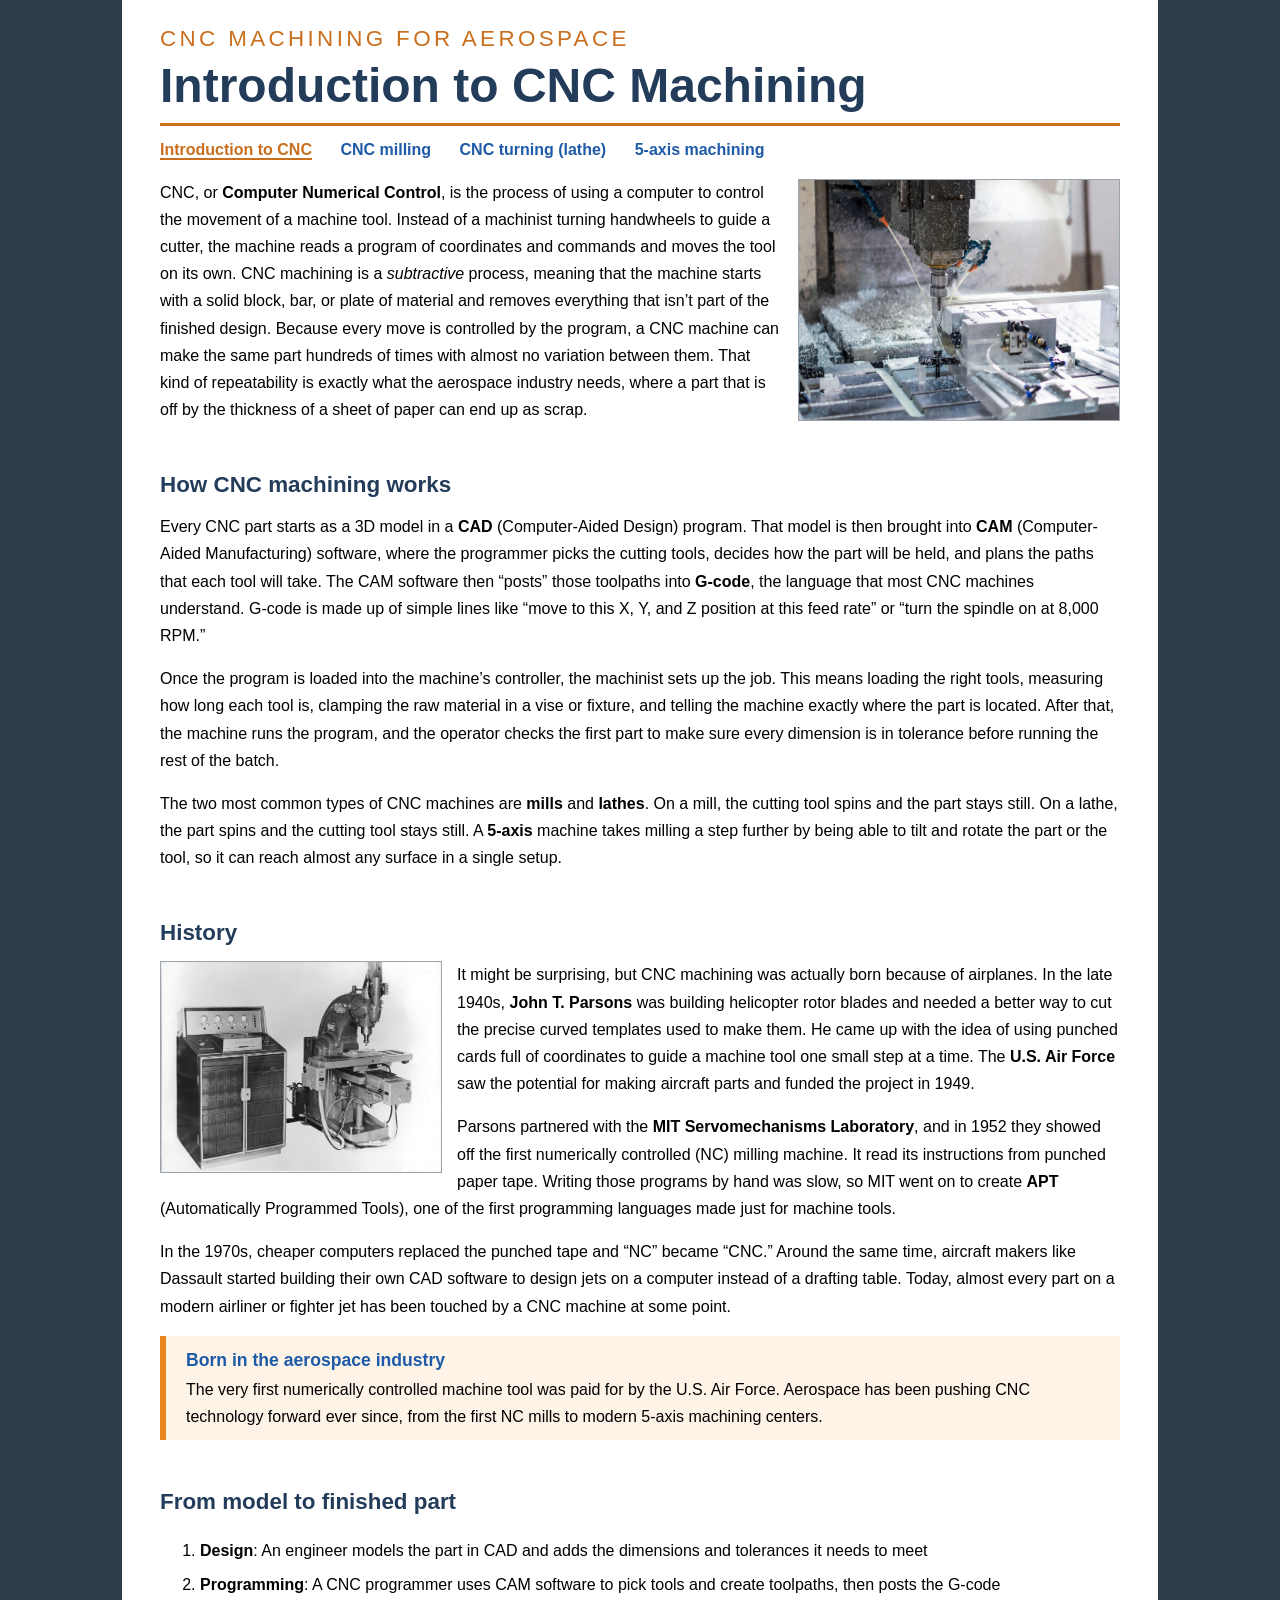
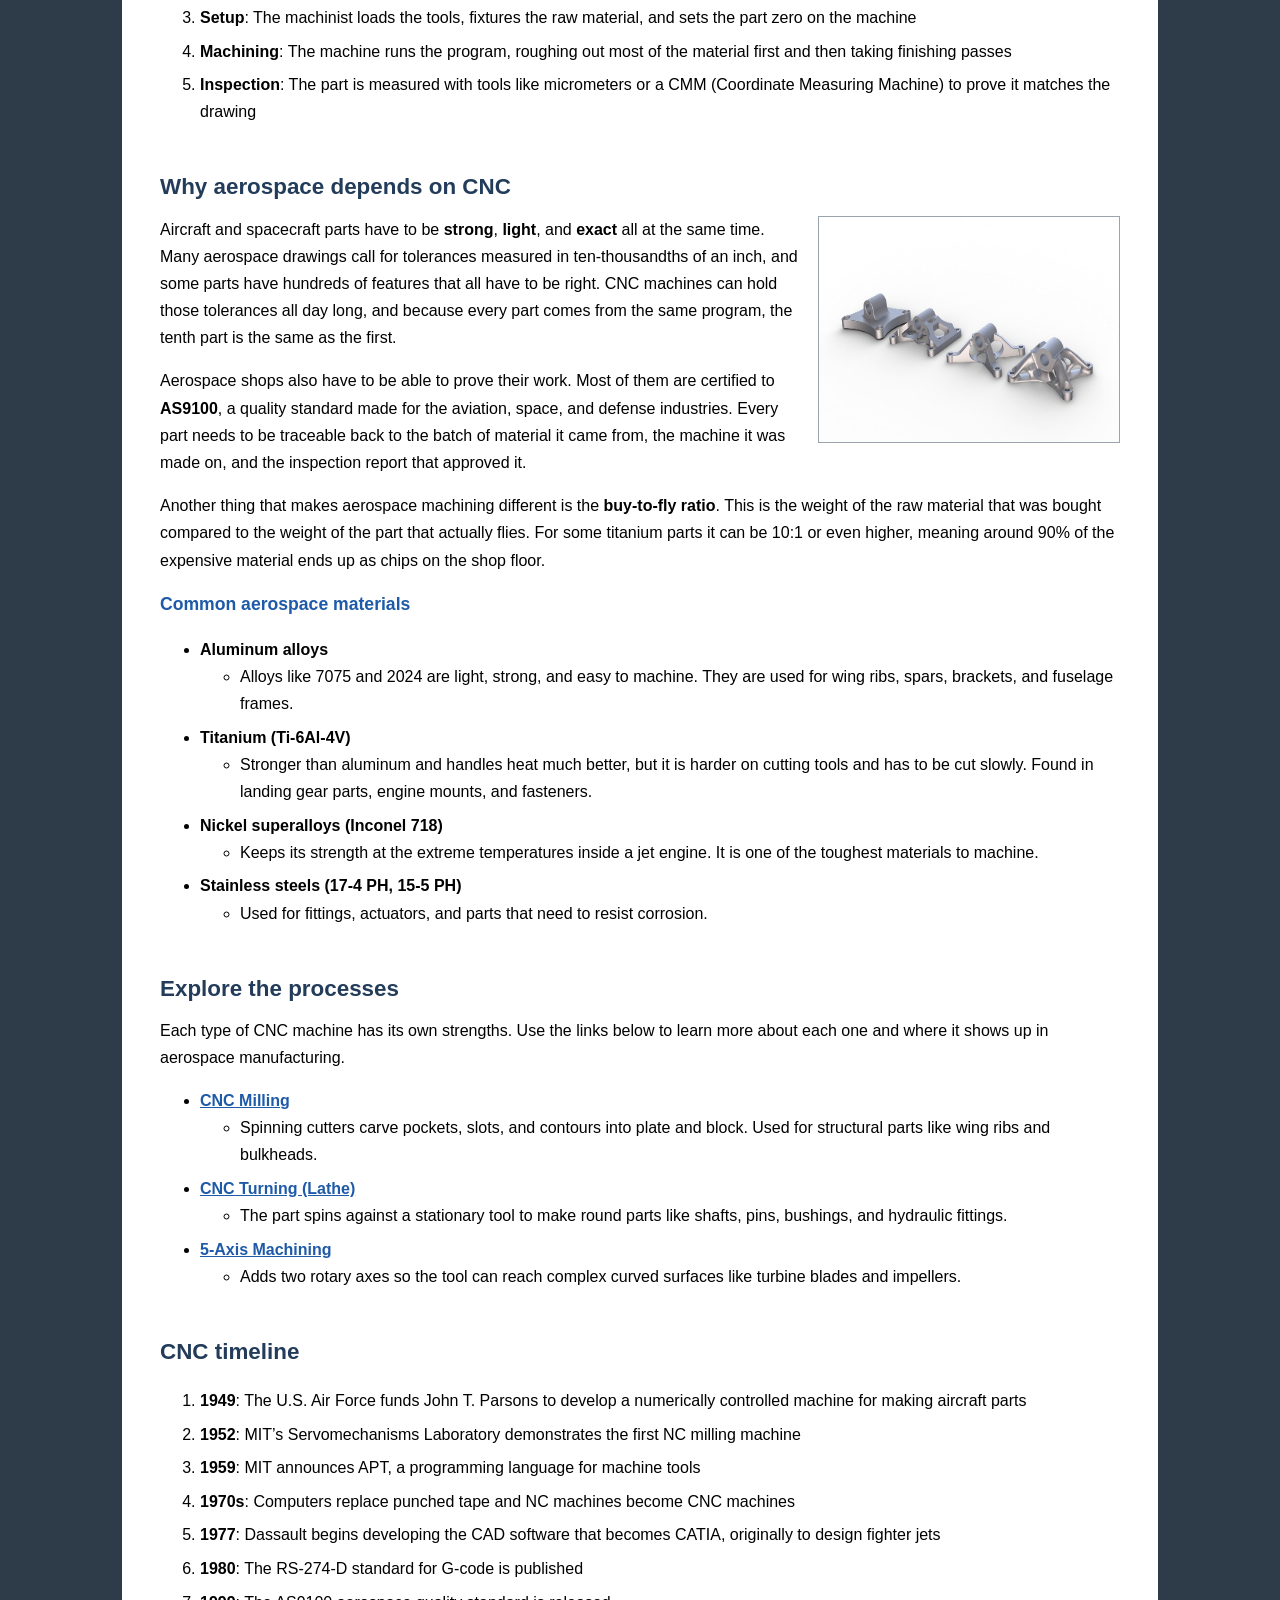
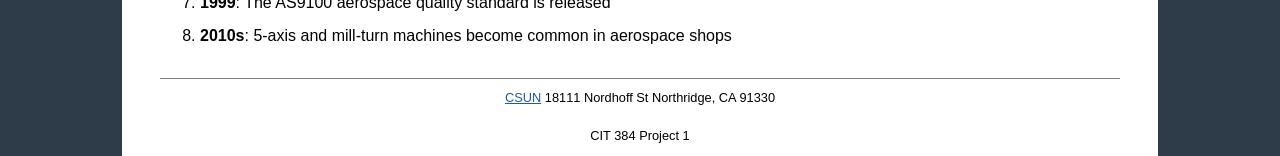
<file: index.html>
<!DOCTYPE html>
<!--
  CIT 384 - Project 1
  Home page: Introduction to CNC Machining

  MDN EXPLORATION SUMMARY (elements and attributes not covered in class)
  Elements:
    1. <slot>     - index.html, "Born in the aerospace industry" fact card
    2. <input>    - fiveaxis.html, "Request a 5-axis quote" form
    3. <textarea> - fiveaxis.html, "Request a 5-axis quote" form
  Attributes:
    1. name  - index.html (on the <slot>) and fiveaxis.html (on every form field)
    2. cols  - fiveaxis.html (on the <textarea>)
    3. alpha - fiveaxis.html (on the color <input>)
  Each one also has its own comment next to where it is used.
-->
<html lang="en">
  <head>
    <meta charset="utf-8" />
    <title>Introduction to CNC Machining</title>
    <link href="css/styles.css" rel="stylesheet" type="text/css" />
  </head>
  <body>
    <header role="banner">
      <h1>CNC Machining for Aerospace</h1>
      <h2>Introduction to CNC Machining</h2>
      <nav role="navigation">
        <ul>
          <li><a href="index.html" title="Introduction to CNC machining" class="current">Introduction to CNC</a></li>
          <li><a href="milling.html" title="CNC milling">CNC milling</a></li>
          <li><a href="turning.html" title="CNC turning">CNC turning (lathe)</a></li>
          <li><a href="fiveaxis.html" title="5-axis machining">5-axis machining</a></li>
        </ul>
      </nav>
    </header>
    <main role="main">
      <article role="article">
        <header>
          <p>
            <img
              src="images/cnc-machine.jpg"
              alt="A CNC machining center cutting an aluminum part"
              width="320"
              height="240"
              class="floatRight"
            />CNC, or <b>Computer Numerical Control</b>, is the process of using
            a computer to control the movement of a machine tool. Instead of a
            machinist turning handwheels to guide a cutter, the machine reads a
            program of coordinates and commands and moves the tool on its own.
            CNC machining is a <em>subtractive</em> process, meaning that the
            machine starts with a solid block, bar, or plate of material and
            removes everything that isn&rsquo;t part of the finished design.
            Because every move is controlled by the program, a CNC machine can
            make the same part hundreds of times with almost no variation
            between them. That kind of repeatability is exactly what the
            aerospace industry needs, where a part that is off by the thickness
            of a sheet of paper can end up as scrap.
          </p>
        </header>
        <section>
          <h3>How CNC machining works</h3>
          <p>
            Every CNC part starts as a 3D model in a <b>CAD</b> (Computer-Aided
            Design) program. That model is then brought into <b>CAM</b>
            (Computer-Aided Manufacturing) software, where the programmer picks
            the cutting tools, decides how the part will be held, and plans the
            paths that each tool will take. The CAM software then
            &ldquo;posts&rdquo; those toolpaths into <b>G-code</b>, the
            language that most CNC machines understand. G-code is made up of
            simple lines like &ldquo;move to this X, Y, and Z position at this
            feed rate&rdquo; or &ldquo;turn the spindle on at 8,000 RPM.&rdquo;
          </p>
          <p>
            Once the program is loaded into the machine&rsquo;s controller, the
            machinist sets up the job. This means loading the right tools,
            measuring how long each tool is, clamping the raw material in a
            vise or fixture, and telling the machine exactly where the part is
            located. After that, the machine runs the program, and the operator
            checks the first part to make sure every dimension is in tolerance
            before running the rest of the batch.
          </p>
          <p>
            The two most common types of CNC machines are <b>mills</b> and
            <b>lathes</b>. On a mill, the cutting tool spins and the part stays
            still. On a lathe, the part spins and the cutting tool stays still.
            A <b>5-axis</b> machine takes milling a step further by being able
            to tilt and rotate the part or the tool, so it can reach almost any
            surface in a single setup.
          </p>
        </section>
        <section>
          <h3>History</h3>
          <p>
            <img
              src="images/early-nc-machine.jpg"
              alt="An early numerically controlled milling machine"
              width="280"
              height="210"
              class="floatLeft"
            />It might be surprising, but CNC machining was actually born
            because of airplanes. In the late 1940s, <b>John T. Parsons</b>
            was building helicopter rotor blades and needed a better way to cut
            the precise curved templates used to make them. He came up with
            the idea of using punched cards full of coordinates to guide a
            machine tool one small step at a time. The <b>U.S. Air Force</b>
            saw the potential for making aircraft parts and funded the project
            in 1949.
          </p>
          <p>
            Parsons partnered with the <b>MIT Servomechanisms Laboratory</b>,
            and in 1952 they showed off the first numerically controlled (NC)
            milling machine. It read its instructions from punched paper tape.
            Writing those programs by hand was slow, so MIT went on to create
            <b>APT</b> (Automatically Programmed Tools), one of the first
            programming languages made just for machine tools.
          </p>
          <p>
            In the 1970s, cheaper computers replaced the punched tape and
            &ldquo;NC&rdquo; became &ldquo;CNC.&rdquo; Around the same time,
            aircraft makers like Dassault started building their own CAD
            software to design jets on a computer instead of a drafting table.
            Today, almost every part on a modern airliner or fighter jet has
            been touched by a CNC machine at some point.
          </p>
          <!--
            MDN EXPLORATION - ELEMENT: <slot>
            What: <slot> is part of the Web Components technology. It is a
            placeholder inside a shadow DOM that gets filled in with the
            content ("light DOM") that is placed inside the host element.
            Where: This "fact card" in the History section of index.html.
            How: The <template shadowrootmode="open"> builds a shadow DOM for
            the factCard div without needing any JavaScript. The template
            holds the frame and its own styles, and the two slots mark where
            my heading and paragraph get placed. If no heading is given, the
            slot shows its fallback text "Did you know?".

            MDN EXPLORATION - ATTRIBUTE: name (on <slot>)
            What: The name attribute gives a slot a name so content can be
            sent to that exact slot.
            Where: On the first <slot> below (name="cardTitle").
            How: The <h4> uses slot="cardTitle" to go into the named slot,
            and the <p> has no slot attribute so it goes into the unnamed
            (default) slot. I also use the name attribute on the form fields
            in fiveaxis.html.
          -->
          <div class="factCard">
            <template shadowrootmode="open">
              <style>
                .frame {
                  border-left: 6px solid #e8871e;
                  background-color: #fdf3e7;
                  padding: 10px 20px;
                }
                ::slotted(h4) {
                  margin: 0 0 5px 0;
                  color: #0d2b45;
                }
              </style>
              <div class="frame">
                <slot name="cardTitle"><h4>Did you know?</h4></slot>
                <slot></slot>
              </div>
            </template>
            <h4 slot="cardTitle">Born in the aerospace industry</h4>
            <p>
              The very first numerically controlled machine tool was paid for
              by the U.S. Air Force. Aerospace has been pushing CNC technology
              forward ever since, from the first NC mills to modern 5-axis
              machining centers.
            </p>
          </div>
        </section>
        <section>
          <h3>From model to finished part</h3>
          <ol>
            <li>
              <b>Design</b>: An engineer models the part in CAD and adds the
              dimensions and tolerances it needs to meet
            </li>
            <li>
              <b>Programming</b>: A CNC programmer uses CAM software to pick
              tools and create toolpaths, then posts the G-code
            </li>
            <li>
              <b>Setup</b>: The machinist loads the tools, fixtures the raw
              material, and sets the part zero on the machine
            </li>
            <li>
              <b>Machining</b>: The machine runs the program, roughing out
              most of the material first and then taking finishing passes
            </li>
            <li>
              <b>Inspection</b>: The part is measured with tools like
              micrometers or a CMM (Coordinate Measuring Machine) to prove it
              matches the drawing
            </li>
          </ol>
        </section>
        <section>
          <h3>Why aerospace depends on CNC</h3>
          <p>
            <img
              src="images/Brackets.jpg"
              alt="A machined aluminum aircraft bracket"
              width="300"
              height="225"
              class="floatRight"
            />Aircraft and spacecraft parts have to be <b>strong</b>,
            <b>light</b>, and <b>exact</b> all at the same time. Many aerospace
            drawings call for tolerances measured in ten-thousandths of an
            inch, and some parts have hundreds of features that all have to be
            right. CNC machines can hold those tolerances all day long, and
            because every part comes from the same program, the tenth part is
            the same as the first.
          </p>
          <p>
            Aerospace shops also have to be able to prove their work. Most of
            them are certified to <b>AS9100</b>, a quality standard made for
            the aviation, space, and defense industries. Every part needs to
            be traceable back to the batch of material it came from, the
            machine it was made on, and the inspection report that approved
            it.
          </p>
          <p>
            Another thing that makes aerospace machining different is the
            <b>buy-to-fly ratio</b>. This is the weight of the raw material
            that was bought compared to the weight of the part that actually
            flies. For some titanium parts it can be 10:1 or even higher,
            meaning around 90% of the expensive material ends up as chips on
            the shop floor.
          </p>
          <h4>Common aerospace materials</h4>
          <ul>
            <li>
              <b>Aluminum alloys</b>
              <ul>
                <li>
                  Alloys like 7075 and 2024 are light, strong, and easy to
                  machine. They are used for wing ribs, spars, brackets, and
                  fuselage frames.
                </li>
              </ul>
            </li>
            <li>
              <b>Titanium (Ti-6Al-4V)</b>
              <ul>
                <li>
                  Stronger than aluminum and handles heat much better, but it
                  is harder on cutting tools and has to be cut slowly. Found
                  in landing gear parts, engine mounts, and fasteners.
                </li>
              </ul>
            </li>
            <li>
              <b>Nickel superalloys (Inconel 718)</b>
              <ul>
                <li>
                  Keeps its strength at the extreme temperatures inside a jet
                  engine. It is one of the toughest materials to machine.
                </li>
              </ul>
            </li>
            <li>
              <b>Stainless steels (17-4 PH, 15-5 PH)</b>
              <ul>
                <li>
                  Used for fittings, actuators, and parts that need to resist
                  corrosion.
                </li>
              </ul>
            </li>
          </ul>
        </section>
        <section>
          <h3>Explore the processes</h3>
          <p>
            Each type of CNC machine has its own strengths. Use the links
            below to learn more about each one and where it shows up in
            aerospace manufacturing.
          </p>
          <ul>
            <li>
              <a href="milling.html" title="CNC milling"><b>CNC Milling</b></a>
              <ul>
                <li>
                  Spinning cutters carve pockets, slots, and contours into
                  plate and block. Used for structural parts like wing ribs
                  and bulkheads.
                </li>
              </ul>
            </li>
            <li>
              <a href="turning.html" title="CNC turning"
                ><b>CNC Turning (Lathe)</b></a
              >
              <ul>
                <li>
                  The part spins against a stationary tool to make round
                  parts like shafts, pins, bushings, and hydraulic fittings.
                </li>
              </ul>
            </li>
            <li>
              <a href="fiveaxis.html" title="5-axis machining"
                ><b>5-Axis Machining</b></a
              >
              <ul>
                <li>
                  Adds two rotary axes so the tool can reach complex curved
                  surfaces like turbine blades and impellers.
                </li>
              </ul>
            </li>
          </ul>
        </section>
        <section>
          <h3>CNC timeline</h3>
          <ol>
            <li>
              <b>1949</b>: The U.S. Air Force funds John T. Parsons to develop
              a numerically controlled machine for making aircraft parts
            </li>
            <li>
              <b>1952</b>: MIT&rsquo;s Servomechanisms Laboratory demonstrates
              the first NC milling machine
            </li>
            <li>
              <b>1959</b>: MIT announces APT, a programming language for
              machine tools
            </li>
            <li>
              <b>1970s</b>: Computers replace punched tape and NC machines
              become CNC machines
            </li>
            <li>
              <b>1977</b>: Dassault begins developing the CAD software that
              becomes CATIA, originally to design fighter jets
            </li>
            <li>
              <b>1980</b>: The RS-274-D standard for G-code is published
            </li>
            <li>
              <b>1999</b>: The AS9100 aerospace quality standard is released
            </li>
            <li>
              <b>2010s</b>: 5-axis and mill-turn machines become common in
              aerospace shops
            </li>
          </ol>
        </section>
      </article>
    </main>
    <footer role="contentinfo">
      <p>
        <a href="https://www.csun.edu" title="CSUN Website" target="_blank" rel="noopener noreferrer">CSUN</a>
        18111 Nordhoff St Northridge, CA 91330
      </p>
      <p>CIT 384 Project 1</p>
    </footer>
  </body>
</html>
</file>
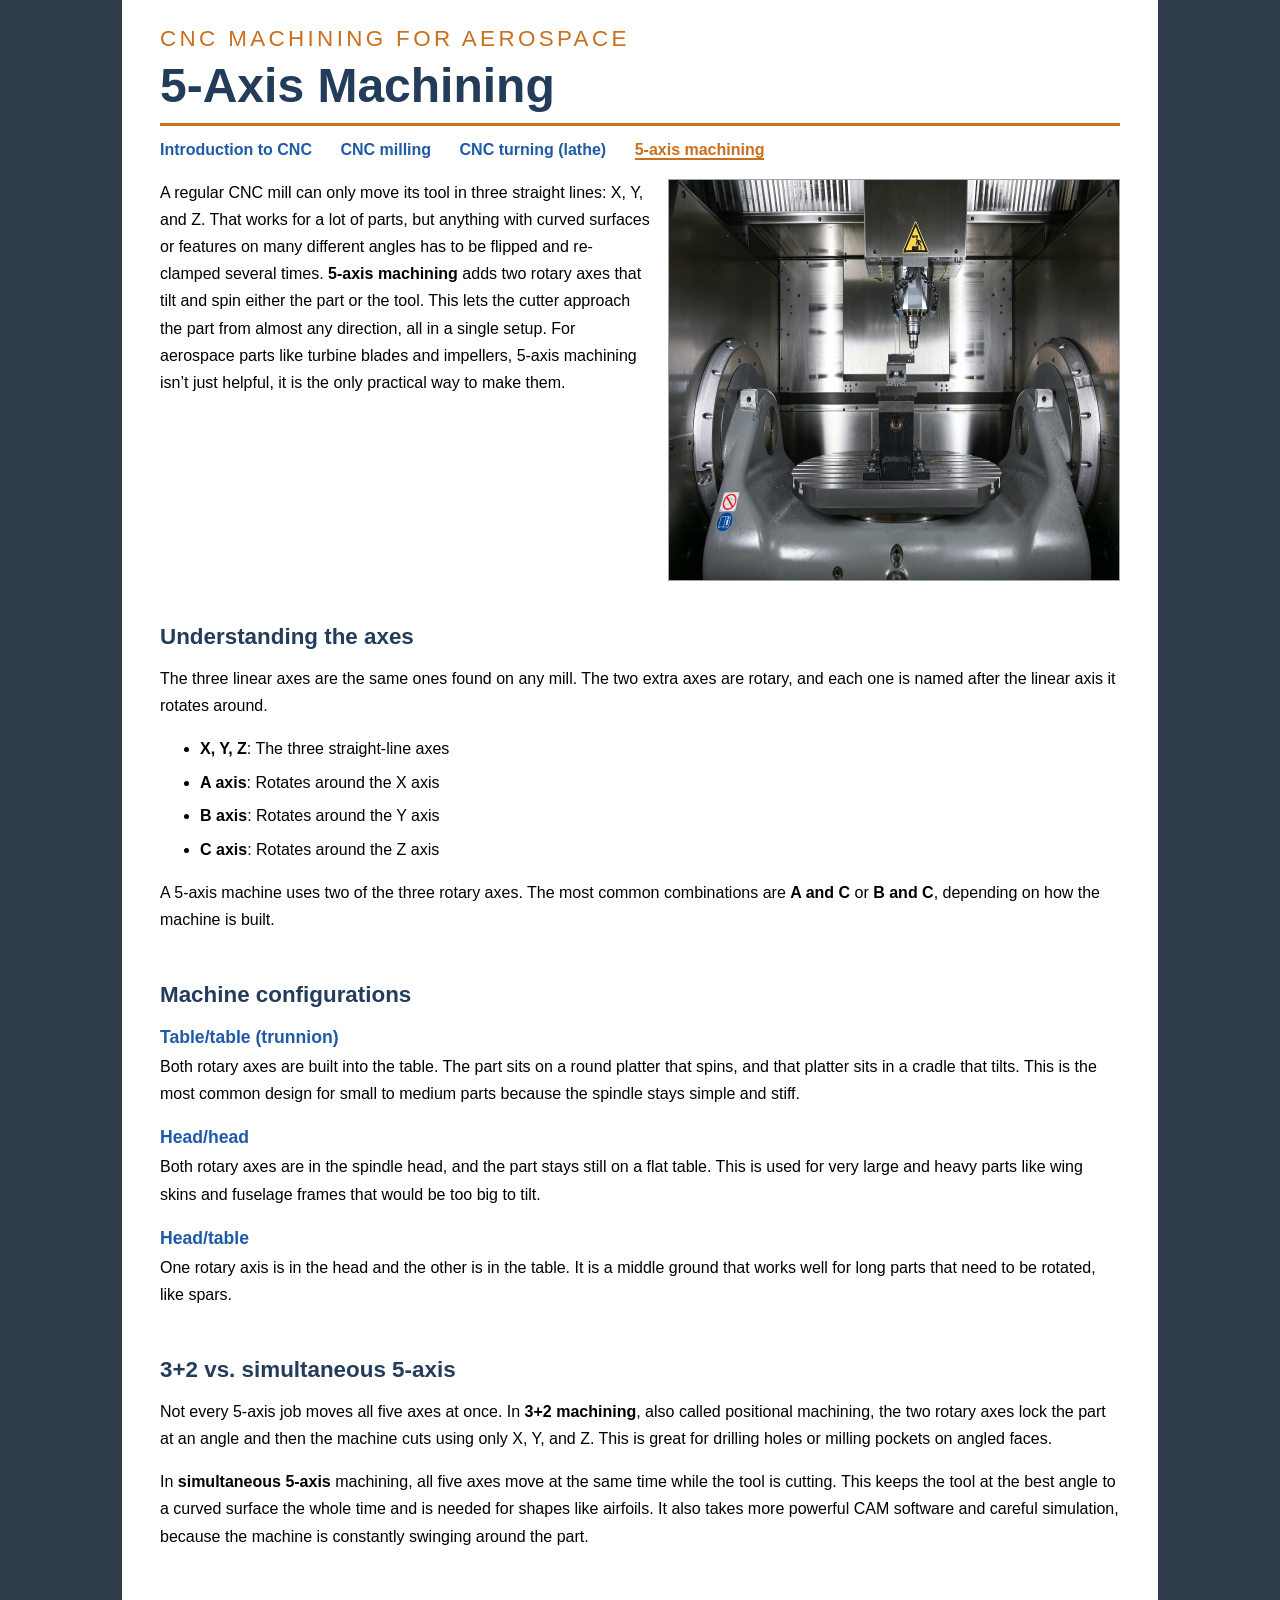
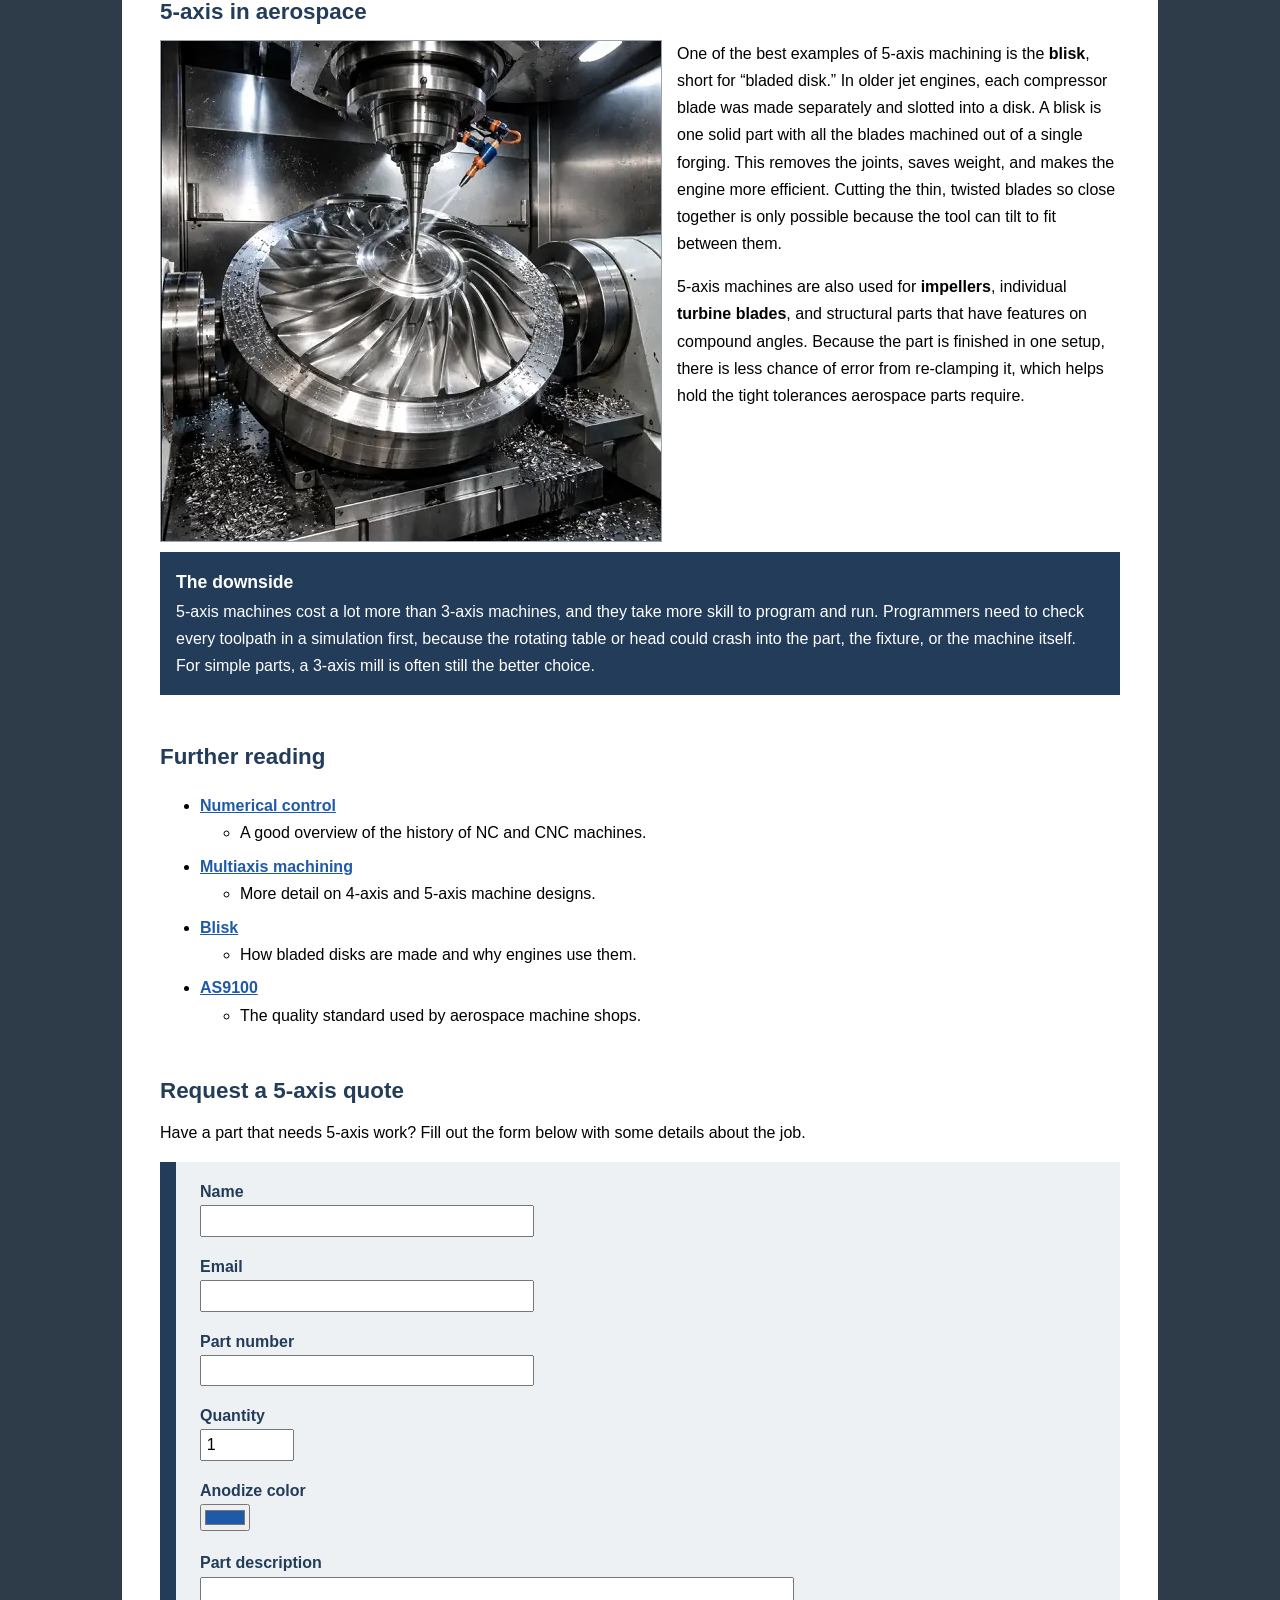
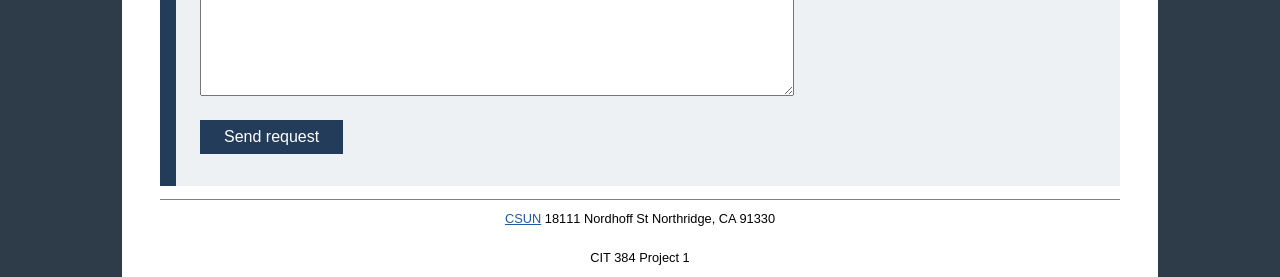
<file: fiveaxis.html>
<!DOCTYPE html>
<!--
  CIT 384 - Project 1
  5-Axis Machining page
-->
<html lang="en">
  <head>
    <meta charset="utf-8" />
    <title>5-Axis Machining</title>
    <link href="css/styles.css" rel="stylesheet" type="text/css" />
  </head>
  <body>
    <header role="banner">
      <h1>CNC Machining for Aerospace</h1>
      <h2>5-Axis Machining</h2>
      <nav role="navigation">
        <ul>
          <li><a href="index.html" title="Introduction to CNC machining">Introduction to CNC</a></li>
          <li><a href="milling.html" title="CNC milling">CNC milling</a></li>
          <li><a href="turning.html" title="CNC turning">CNC turning (lathe)</a></li>
          <li><a href="fiveaxis.html" title="5-axis machining" class="current">5-axis machining</a></li>
        </ul>
      </nav>
    </header>
    <main role="main">
      <article role="article">
        <header>
          <p>
            <img
              src="images/five-axis.jpg"
              alt="A 5-axis machining center with a tilting trunnion table"
              width="450"
              height="400"
              class="floatRight"
            />A regular CNC mill can only move its tool in three straight
            lines: X, Y, and Z. That works for a lot of parts, but anything
            with curved surfaces or features on many different angles has to
            be flipped and re-clamped several times. <b>5-axis machining</b>
            adds two rotary axes that tilt and spin either the part or the
            tool. This lets the cutter approach the part from almost any
            direction, all in a single setup. For aerospace parts like turbine
            blades and impellers, 5-axis machining isn&rsquo;t just helpful,
            it is the only practical way to make them.
          </p>
        </header>
        <section>
          <h3>Understanding the axes</h3>
          <p>
            The three linear axes are the same ones found on any mill. The
            two extra axes are rotary, and each one is named after the linear
            axis it rotates around.
          </p>
          <ul>
            <li><b>X, Y, Z</b>: The three straight-line axes</li>
            <li><b>A axis</b>: Rotates around the X axis</li>
            <li><b>B axis</b>: Rotates around the Y axis</li>
            <li><b>C axis</b>: Rotates around the Z axis</li>
          </ul>
          <p>
            A 5-axis machine uses two of the three rotary axes. The most common
            combinations are <b>A and C</b> or <b>B and C</b>, depending on how
            the machine is built.
          </p>
        </section>
        <section>
          <h3>Machine configurations</h3>
          <h4>Table/table (trunnion)</h4>
          <p>
            Both rotary axes are built into the table. The part sits on a
            round platter that spins, and that platter sits in a cradle that
            tilts. This is the most common design for small to medium parts
            because the spindle stays simple and stiff.
          </p>
          <h4>Head/head</h4>
          <p>
            Both rotary axes are in the spindle head, and the part stays still
            on a flat table. This is used for very large and heavy parts like
            wing skins and fuselage frames that would be too big to tilt.
          </p>
          <h4>Head/table</h4>
          <p>
            One rotary axis is in the head and the other is in the table. It
            is a middle ground that works well for long parts that need to be
            rotated, like spars.
          </p>
        </section>
        <section>
          <h3>3+2 vs. simultaneous 5-axis</h3>
          <p>
            Not every 5-axis job moves all five axes at once. In
            <b>3+2 machining</b>, also called positional machining, the two
            rotary axes lock the part at an angle and then the machine cuts
            using only X, Y, and Z. This is great for drilling holes or milling
            pockets on angled faces.
          </p>
          <p>
            In <b>simultaneous 5-axis</b> machining, all five axes move at the
            same time while the tool is cutting. This keeps the tool at the
            best angle to a curved surface the whole time and is needed for
            shapes like airfoils. It also takes more powerful CAM software and
            careful simulation, because the machine is constantly swinging
            around the part.
          </p>
        </section>
        <section>
          <h3>5-axis in aerospace</h3>
          <p>
            <img
              src="images/blisk.jpg"
              alt="A titanium blisk machined on a 5-axis machine"
              width="500"
              height="500"
              class="floatLeft"
            />One of the best examples of 5-axis machining is the
            <b>blisk</b>, short for &ldquo;bladed disk.&rdquo; In older jet
            engines, each compressor blade was made separately and slotted
            into a disk. A blisk is one solid part with all the blades machined
            out of a single forging. This removes the joints, saves weight, and
            makes the engine more efficient. Cutting the thin, twisted blades
            so close together is only possible because the tool can tilt to
            fit between them.
          </p>
          <p>
            5-axis machines are also used for <b>impellers</b>, individual
            <b>turbine blades</b>, and structural parts that have features on
            compound angles. Because the part is finished in one setup, there
            is less chance of error from re-clamping it, which helps hold the
            tight tolerances aerospace parts require.
          </p>
          <aside role="complementary">
            <h4>The downside</h4>
            <p>
              5-axis machines cost a lot more than 3-axis machines, and they
              take more skill to program and run. Programmers need to check
              every toolpath in a simulation first, because the rotating table
              or head could crash into the part, the fixture, or the machine
              itself. For simple parts, a 3-axis mill is often still the better
              choice.
            </p>
          </aside>
        </section>
        <section>
          <h3>Further reading</h3>
          <ul>
            <li>
              <a
                href="https://en.wikipedia.org/wiki/Numerical_control"
                title="Numerical control on Wikipedia"
                target="_blank"
                rel="noopener noreferrer"
                ><b>Numerical control</b></a
              >
              <ul>
                <li>
                  A good overview of the history of NC and CNC machines.
                </li>
              </ul>
            </li>
            <li>
              <a
                href="https://en.wikipedia.org/wiki/Multiaxis_machining"
                title="Multiaxis machining on Wikipedia"
                target="_blank"
                rel="noopener noreferrer"
                ><b>Multiaxis machining</b></a
              >
              <ul>
                <li>More detail on 4-axis and 5-axis machine designs.</li>
              </ul>
            </li>
            <li>
              <a
                href="https://en.wikipedia.org/wiki/Blisk"
                title="Blisk on Wikipedia"
                target="_blank"
                rel="noopener noreferrer"
                ><b>Blisk</b></a
              >
              <ul>
                <li>How bladed disks are made and why engines use them.</li>
              </ul>
            </li>
            <li>
              <a
                href="https://en.wikipedia.org/wiki/AS9100"
                title="AS9100 on Wikipedia"
                target="_blank"
                rel="noopener noreferrer"
                ><b>AS9100</b></a
              >
              <ul>
                <li>The quality standard used by aerospace machine shops.</li>
              </ul>
            </li>
          </ul>
        </section>
        <section>
          <h3>Request a 5-axis quote</h3>
          <p>
            Have a part that needs 5-axis work? Fill out the form below with
            some details about the job.
          </p>
          <!--
            MDN EXPLORATION - ELEMENT: <input>
            What: <input> creates an interactive control that lets the user
            enter data. The type attribute decides what kind of control it
            is (text box, email, number, color picker, button, etc.).
            Where: Every field in this quote form, including the submit
            button at the bottom.
            How: I use type="text" for the name and part number,
            type="email" for the email, type="number" for the quantity,
            type="color" for the finish color, and type="submit" for the
            button.

            MDN EXPLORATION - ATTRIBUTE: name
            What: The name attribute gives a form control a name. When the
            form is submitted, the data is sent as name=value pairs.
            Where: On every <input> and the <textarea> in this form.
            How: Names like "customerName" and "partDescription" label each
            piece of data so it can be identified after the form is sent.
            (I also use name on the <slot> element in index.html.)
          -->
          <form action="#" method="get" class="quoteForm">
            <p>
              <label for="customerName">Name</label>
              <input type="text" id="customerName" name="customerName" required />
            </p>
            <p>
              <label for="customerEmail">Email</label>
              <input type="email" id="customerEmail" name="customerEmail" required />
            </p>
            <p>
              <label for="partNumber">Part number</label>
              <input type="text" id="partNumber" name="partNumber" />
            </p>
            <p>
              <label for="quantity">Quantity</label>
              <input type="number" id="quantity" name="quantity" min="1" value="1" />
            </p>
            <!--
              MDN EXPLORATION - ATTRIBUTE: alpha
              What: alpha is a boolean attribute for <input type="color">.
              When it is added, the color picker also lets the user pick an
              opacity (alpha channel) along with the color.
              Where: On the "Anodize color" input below.
              How: Customers pick the dye color for anodized aluminum parts,
              and the opacity lets them ask for a lighter, see-through tint.
              Note: alpha is a newer attribute, so browsers that don't
              support it yet just show the normal color picker.
            -->
            <p>
              <label for="anodizeColor">Anodize color</label>
              <input type="color" id="anodizeColor" name="anodizeColor" value="#1e5aa8" alpha />
            </p>
            <!--
              MDN EXPLORATION - ELEMENT: <textarea>
              What: <textarea> is a multi-line plain text box. Unlike a text
              <input>, it lets the user type several lines and paragraphs.
              Where: The "Part description" field below.
              How: Customers use it to describe the material, tolerances,
              and anything else about their part.

              MDN EXPLORATION - ATTRIBUTE: cols
              What: cols sets the visible width of a <textarea> measured in
              average character widths. The default is 20.
              Where: On the <textarea> below (cols="60").
              How: I set it to 60 so the box is wide enough to type a full
              sentence without wrapping too early. I did not set a CSS width
              on the textarea so that cols controls its size.
            -->
            <p>
              <label for="partDescription">Part description</label>
              <textarea id="partDescription" name="partDescription" cols="60" rows="6"></textarea>
            </p>
            <p>
              <input type="submit" value="Send request" />
            </p>
          </form>
        </section>
      </article>
    </main>
    <footer role="contentinfo">
      <p>
        <a href="https://www.csun.edu" title="CSUN Website" target="_blank" rel="noopener noreferrer">CSUN</a>
        18111 Nordhoff St Northridge, CA 91330
      </p>
      <p>CIT 384 Project 1</p>
    </footer>
  </body>
</html>
</file>
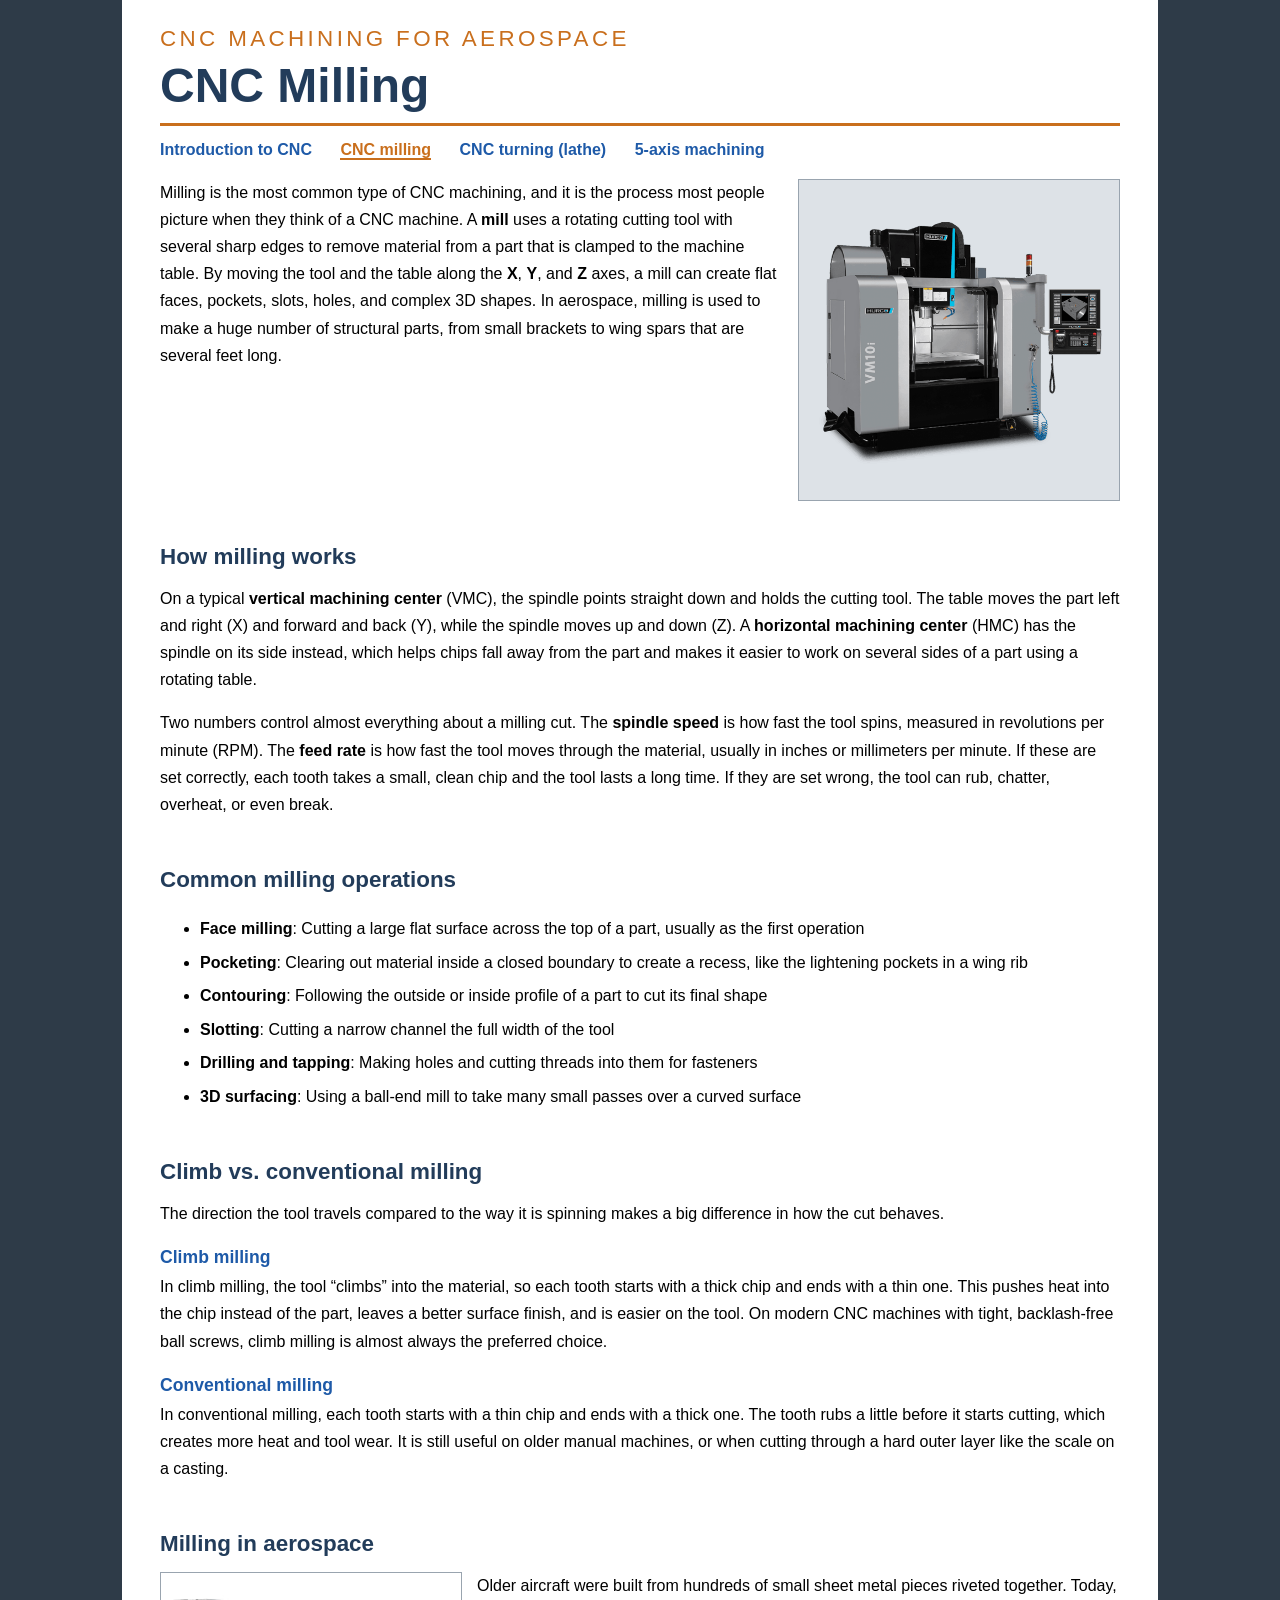
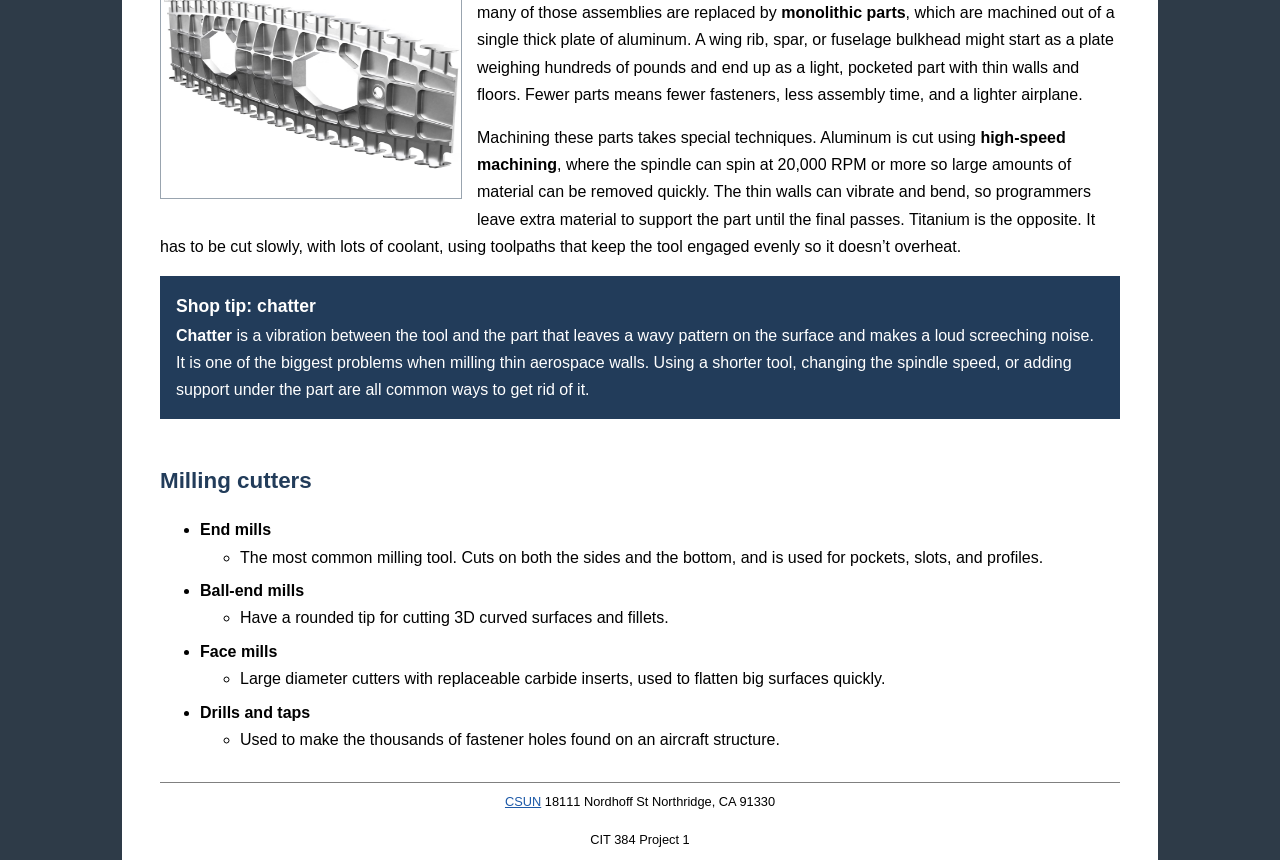
<file: milling.html>
<!DOCTYPE html>
<!--
  CIT 384 - Project 1
  CNC Milling page
-->
<html lang="en">
  <head>
    <meta charset="utf-8" />
    <title>CNC Milling</title>
    <link href="css/styles.css" rel="stylesheet" type="text/css" />
  </head>
  <body>
    <header role="banner">
      <h1>CNC Machining for Aerospace</h1>
      <h2>CNC Milling</h2>
      <nav role="navigation">
        <ul>
          <li><a href="index.html" title="Introduction to CNC machining">Introduction to CNC</a></li>
          <li><a href="milling.html" title="CNC milling" class="current">CNC milling</a></li>
          <li><a href="turning.html" title="CNC turning">CNC turning (lathe)</a></li>
          <li><a href="fiveaxis.html" title="5-axis machining">5-axis machining</a></li>
        </ul>
      </nav>
    </header>
    <main role="main">
      <article role="article">
        <header>
          <p>
            <img
              src="images/cnc-mill.jpg"
              alt="A vertical CNC milling machine with its doors open"
              width="320"
              height="320"
              class="floatRight"
            />Milling is the most common type of CNC machining, and it is the
            process most people picture when they think of a CNC machine. A
            <b>mill</b> uses a rotating cutting tool with several sharp edges
            to remove material from a part that is clamped to the machine
            table. By moving the tool and the table along the <b>X</b>,
            <b>Y</b>, and <b>Z</b> axes, a mill can create flat faces, pockets,
            slots, holes, and complex 3D shapes. In aerospace, milling is used
            to make a huge number of structural parts, from small brackets to
            wing spars that are several feet long.
          </p>
        </header>
        <section>
          <h3>How milling works</h3>
          <p>
            On a typical <b>vertical machining center</b> (VMC), the spindle
            points straight down and holds the cutting tool. The table moves
            the part left and right (X) and forward and back (Y), while the
            spindle moves up and down (Z). A <b>horizontal machining center</b>
            (HMC) has the spindle on its side instead, which helps chips fall
            away from the part and makes it easier to work on several sides
            of a part using a rotating table.
          </p>
          <p>
            Two numbers control almost everything about a milling cut. The
            <b>spindle speed</b> is how fast the tool spins, measured in
            revolutions per minute (RPM). The <b>feed rate</b> is how fast the
            tool moves through the material, usually in inches or millimeters
            per minute. If these are set correctly, each tooth takes a small,
            clean chip and the tool lasts a long time. If they are set wrong,
            the tool can rub, chatter, overheat, or even break.
          </p>
        </section>
        <section>
          <h3>Common milling operations</h3>
          <ul>
            <li>
              <b>Face milling</b>: Cutting a large flat surface across the top
              of a part, usually as the first operation
            </li>
            <li>
              <b>Pocketing</b>: Clearing out material inside a closed boundary
              to create a recess, like the lightening pockets in a wing rib
            </li>
            <li>
              <b>Contouring</b>: Following the outside or inside profile of a
              part to cut its final shape
            </li>
            <li>
              <b>Slotting</b>: Cutting a narrow channel the full width of the
              tool
            </li>
            <li>
              <b>Drilling and tapping</b>: Making holes and cutting threads
              into them for fasteners
            </li>
            <li>
              <b>3D surfacing</b>: Using a ball-end mill to take many small
              passes over a curved surface
            </li>
          </ul>
        </section>
        <section>
          <h3>Climb vs. conventional milling</h3>
          <p>
            The direction the tool travels compared to the way it is spinning
            makes a big difference in how the cut behaves.
          </p>
          <h4>Climb milling</h4>
          <p>
            In climb milling, the tool &ldquo;climbs&rdquo; into the material,
            so each tooth starts with a thick chip and ends with a thin one.
            This pushes heat into the chip instead of the part, leaves a better
            surface finish, and is easier on the tool. On modern CNC machines
            with tight, backlash-free ball screws, climb milling is almost
            always the preferred choice.
          </p>
          <h4>Conventional milling</h4>
          <p>
            In conventional milling, each tooth starts with a thin chip and
            ends with a thick one. The tooth rubs a little before it starts
            cutting, which creates more heat and tool wear. It is still useful
            on older manual machines, or when cutting through a hard outer
            layer like the scale on a casting.
          </p>
        </section>
        <section>
          <h3>Milling in aerospace</h3>
          <p>
            <img
              src="images/wing-rib.jpg"
              alt="A machined aluminum wing rib with lightening pockets"
              width="300"
              height="225"
              class="floatLeft"
            />Older aircraft were built from hundreds of small sheet metal
            pieces riveted together. Today, many of those assemblies are
            replaced by <b>monolithic parts</b>, which are machined out of a
            single thick plate of aluminum. A wing rib, spar, or fuselage
            bulkhead might start as a plate weighing hundreds of pounds and
            end up as a light, pocketed part with thin walls and floors. Fewer
            parts means fewer fasteners, less assembly time, and a lighter
            airplane.
          </p>
          <p>
            Machining these parts takes special techniques. Aluminum is cut
            using <b>high-speed machining</b>, where the spindle can spin at
            20,000 RPM or more so large amounts of material can be removed
            quickly. The thin walls can vibrate and bend, so programmers leave
            extra material to support the part until the final passes.
            Titanium is the opposite. It has to be cut slowly, with lots of
            coolant, using toolpaths that keep the tool engaged evenly so it
            doesn&rsquo;t overheat.
          </p>
          <aside role="complementary">
            <h4>Shop tip: chatter</h4>
            <p>
              <b>Chatter</b> is a vibration between the tool and the part that
              leaves a wavy pattern on the surface and makes a loud screeching
              noise. It is one of the biggest problems when milling thin
              aerospace walls. Using a shorter tool, changing the spindle
              speed, or adding support under the part are all common ways to
              get rid of it.
            </p>
          </aside>
        </section>
        <section>
          <h3>Milling cutters</h3>
          <ul>
            <li>
              <b>End mills</b>
              <ul>
                <li>
                  The most common milling tool. Cuts on both the sides and the
                  bottom, and is used for pockets, slots, and profiles.
                </li>
              </ul>
            </li>
            <li>
              <b>Ball-end mills</b>
              <ul>
                <li>
                  Have a rounded tip for cutting 3D curved surfaces and
                  fillets.
                </li>
              </ul>
            </li>
            <li>
              <b>Face mills</b>
              <ul>
                <li>
                  Large diameter cutters with replaceable carbide inserts,
                  used to flatten big surfaces quickly.
                </li>
              </ul>
            </li>
            <li>
              <b>Drills and taps</b>
              <ul>
                <li>
                  Used to make the thousands of fastener holes found on an
                  aircraft structure.
                </li>
              </ul>
            </li>
          </ul>
        </section>
      </article>
    </main>
    <footer role="contentinfo">
      <p>
        <a href="https://www.csun.edu" title="CSUN Website" target="_blank" rel="noopener noreferrer">CSUN</a>
        18111 Nordhoff St Northridge, CA 91330
      </p>
      <p>CIT 384 Project 1</p>
    </footer>
  </body>
</html>
</file>
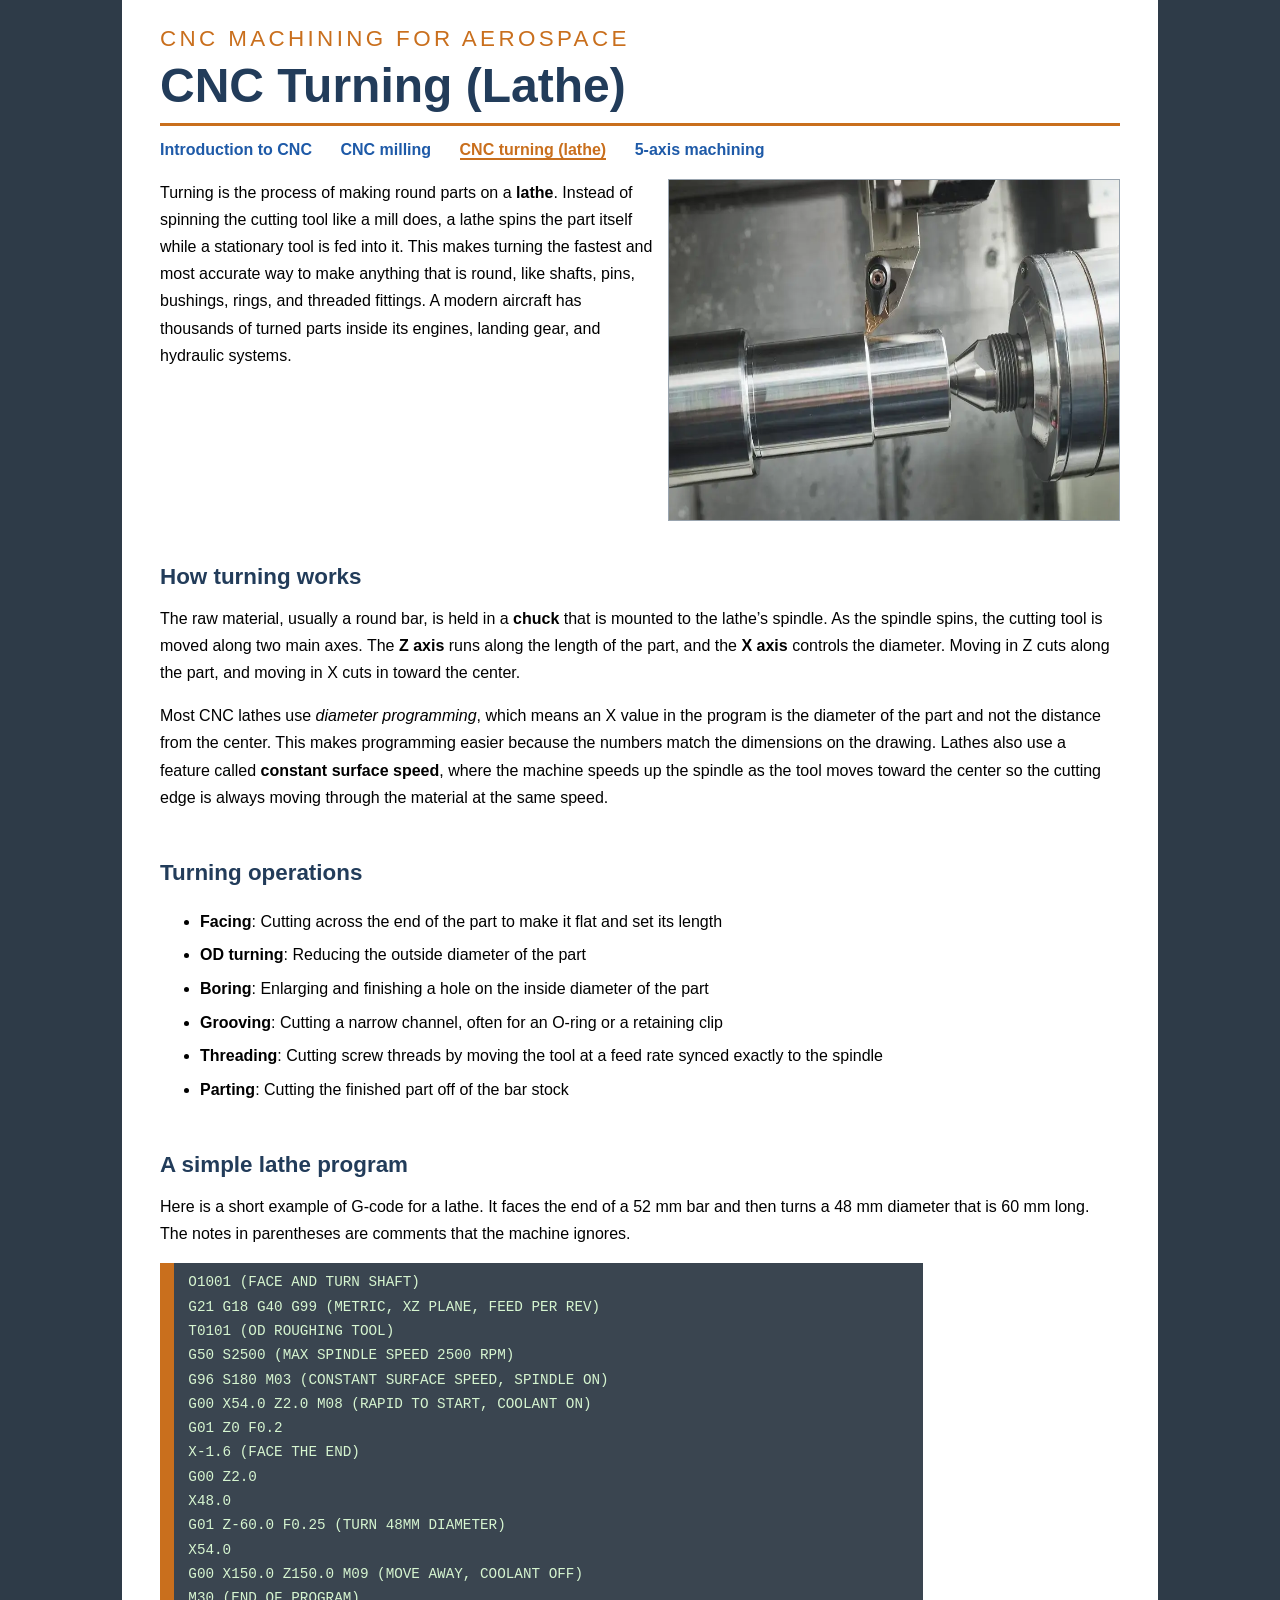
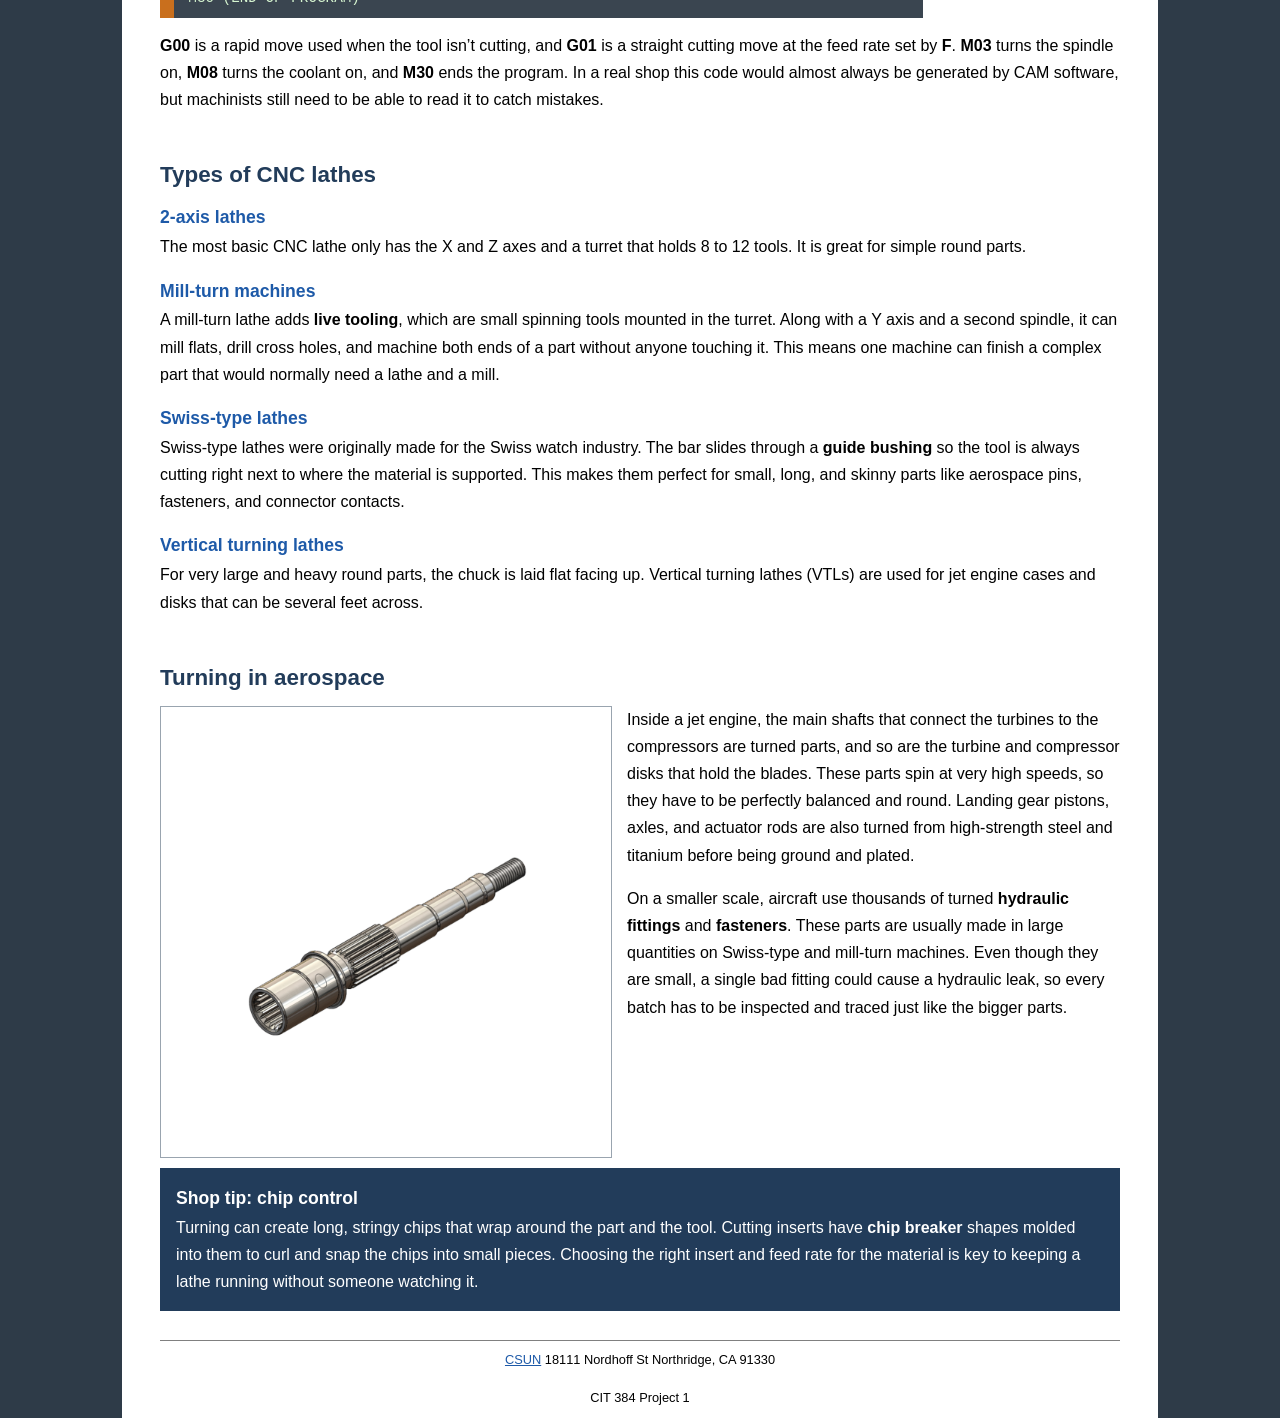
<file: turning.html>
<!DOCTYPE html>
<!--
  CIT 384 - Project 1
  CNC Turning (lathe) page
-->
<html lang="en">
  <head>
    <meta charset="utf-8" />
    <title>CNC Turning</title>
    <link href="css/styles.css" rel="stylesheet" type="text/css" />
  </head>
  <body>
    <header role="banner">
      <h1>CNC Machining for Aerospace</h1>
      <h2>CNC Turning (Lathe)</h2>
      <nav role="navigation">
        <ul>
          <li><a href="index.html" title="Introduction to CNC machining">Introduction to CNC</a></li>
          <li><a href="milling.html" title="CNC milling">CNC milling</a></li>
          <li><a href="turning.html" title="CNC turning" class="current">CNC turning (lathe)</a></li>
          <li><a href="fiveaxis.html" title="5-axis machining">5-axis machining</a></li>
        </ul>
      </nav>
    </header>
    <main role="main">
      <article role="article">
        <header>
          <p>
            <img
              src="images/cnc-lathe.jpg"
              alt="A CNC lathe turning a steel shaft"
              width="450"
              height="340"
              class="floatRight"
            />Turning is the process of making round parts on a <b>lathe</b>.
            Instead of spinning the cutting tool like a mill does, a lathe
            spins the part itself while a stationary tool is fed into it. This
            makes turning the fastest and most accurate way to make anything
            that is round, like shafts, pins, bushings, rings, and threaded
            fittings. A modern aircraft has thousands of turned parts inside
            its engines, landing gear, and hydraulic systems.
          </p>
        </header>
        <section>
          <h3>How turning works</h3>
          <p>
            The raw material, usually a round bar, is held in a <b>chuck</b>
            that is mounted to the lathe&rsquo;s spindle. As the spindle
            spins, the cutting tool is moved along two main axes. The
            <b>Z axis</b> runs along the length of the part, and the
            <b>X axis</b> controls the diameter. Moving in Z cuts along the
            part, and moving in X cuts in toward the center.
          </p>
          <p>
            Most CNC lathes use <em>diameter programming</em>, which means an
            X value in the program is the diameter of the part and not the
            distance from the center. This makes programming easier because the
            numbers match the dimensions on the drawing. Lathes also use a
            feature called <b>constant surface speed</b>, where the machine
            speeds up the spindle as the tool moves toward the center so the
            cutting edge is always moving through the material at the same
            speed.
          </p>
        </section>
        <section>
          <h3>Turning operations</h3>
          <ul>
            <li>
              <b>Facing</b>: Cutting across the end of the part to make it
              flat and set its length
            </li>
            <li>
              <b>OD turning</b>: Reducing the outside diameter of the part
            </li>
            <li>
              <b>Boring</b>: Enlarging and finishing a hole on the inside
              diameter of the part
            </li>
            <li>
              <b>Grooving</b>: Cutting a narrow channel, often for an O-ring
              or a retaining clip
            </li>
            <li>
              <b>Threading</b>: Cutting screw threads by moving the tool at a
              feed rate synced exactly to the spindle
            </li>
            <li>
              <b>Parting</b>: Cutting the finished part off of the bar stock
            </li>
          </ul>
        </section>
        <section>
          <h3>A simple lathe program</h3>
          <p>
            Here is a short example of G-code for a lathe. It faces the end of
            a 52&nbsp;mm bar and then turns a 48&nbsp;mm diameter that is
            60&nbsp;mm long. The notes in parentheses are comments that the
            machine ignores.
          </p>
          <pre>
O1001 (FACE AND TURN SHAFT)
G21 G18 G40 G99 (METRIC, XZ PLANE, FEED PER REV)
T0101 (OD ROUGHING TOOL)
G50 S2500 (MAX SPINDLE SPEED 2500 RPM)
G96 S180 M03 (CONSTANT SURFACE SPEED, SPINDLE ON)
G00 X54.0 Z2.0 M08 (RAPID TO START, COOLANT ON)
G01 Z0 F0.2
X-1.6 (FACE THE END)
G00 Z2.0
X48.0
G01 Z-60.0 F0.25 (TURN 48MM DIAMETER)
X54.0
G00 X150.0 Z150.0 M09 (MOVE AWAY, COOLANT OFF)
M30 (END OF PROGRAM)</pre>
          <p>
            <b>G00</b> is a rapid move used when the tool isn&rsquo;t cutting,
            and <b>G01</b> is a straight cutting move at the feed rate set by
            <b>F</b>. <b>M03</b> turns the spindle on, <b>M08</b> turns the
            coolant on, and <b>M30</b> ends the program. In a real shop this
            code would almost always be generated by CAM software, but
            machinists still need to be able to read it to catch mistakes.
          </p>
        </section>
        <section>
          <h3>Types of CNC lathes</h3>
          <h4>2-axis lathes</h4>
          <p>
            The most basic CNC lathe only has the X and Z axes and a turret
            that holds 8 to 12 tools. It is great for simple round parts.
          </p>
          <h4>Mill-turn machines</h4>
          <p>
            A mill-turn lathe adds <b>live tooling</b>, which are small
            spinning tools mounted in the turret. Along with a Y axis and a
            second spindle, it can mill flats, drill cross holes, and machine
            both ends of a part without anyone touching it. This means one
            machine can finish a complex part that would normally need a lathe
            and a mill.
          </p>
          <h4>Swiss-type lathes</h4>
          <p>
            Swiss-type lathes were originally made for the Swiss watch
            industry. The bar slides through a <b>guide bushing</b> so the
            tool is always cutting right next to where the material is
            supported. This makes them perfect for small, long, and skinny
            parts like aerospace pins, fasteners, and connector contacts.
          </p>
          <h4>Vertical turning lathes</h4>
          <p>
            For very large and heavy round parts, the chuck is laid flat
            facing up. Vertical turning lathes (VTLs) are used for jet engine
            cases and disks that can be several feet across.
          </p>
        </section>
        <section>
          <h3>Turning in aerospace</h3>
          <p>
            <img
              src="images/turbine-shaft.jpg"
              alt="A turned jet engine shaft"
              width="450"
              height="450"
              class="floatLeft"
            />Inside a jet engine, the main shafts that connect the turbines to
            the compressors are turned parts, and so are the turbine and
            compressor disks that hold the blades. These parts spin at very
            high speeds, so they have to be perfectly balanced and round.
            Landing gear pistons, axles, and actuator rods are also turned
            from high-strength steel and titanium before being ground and
            plated.
          </p>
          <p>
            On a smaller scale, aircraft use thousands of turned
            <b>hydraulic fittings</b> and <b>fasteners</b>. These parts are
            usually made in large quantities on Swiss-type and mill-turn
            machines. Even though they are small, a single bad fitting could
            cause a hydraulic leak, so every batch has to be inspected and
            traced just like the bigger parts.
          </p>
          <aside role="complementary">
            <h4>Shop tip: chip control</h4>
            <p>
              Turning can create long, stringy chips that wrap around the part
              and the tool. Cutting inserts have <b>chip breaker</b> shapes
              molded into them to curl and snap the chips into small pieces.
              Choosing the right insert and feed rate for the material is key
              to keeping a lathe running without someone watching it.
            </p>
          </aside>
        </section>
      </article>
    </main>
    <footer role="contentinfo">
      <p>
        <a href="https://www.csun.edu" title="CSUN Website" target="_blank" rel="noopener noreferrer">CSUN</a>
        18111 Nordhoff St Northridge, CA 91330
      </p>
      <p>CIT 384 Project 1</p>
    </footer>
  </body>
</html>
</file>
<file: css/styles.css>
/* CIT 384 - Project 1 - CNC Machining for Aerospace */
html, body {
	background: #2e3b48; /* Gunmetal */
	margin: 0;
}
h1, h2, h3, h4, h5, h6, p {
	margin: 0;
	padding: 0;
}
h1, h2, h3, h4, h5, h6 {
	color: rgb(34, 60, 90);
}
body {
	font-family: Tahoma, Geneva, sans-serif;
	font-size: 100%;
	width: 75%;
	margin-right: auto;
	margin-left: auto;
	padding: 2% 3% 0;
	background: white;
	line-height: 1.7;
}
h1 {
	font: 1.4em Tahoma, Geneva, sans-serif;
	text-transform: uppercase;
	letter-spacing: .15em;
	margin-bottom: .3em;
	color: rgb(201, 111, 29);
}
h2 {
	font: 3em "Trebuchet MS", Helvetica, sans-serif;
	font-weight: bold;
	margin-bottom: .2em;
}
h3 {
	font-size: 1.4em;
	margin-top: 1.2em;
	margin-bottom: .4em;
}
h4 {
	font-size: 1.1em;
	color: rgb(30, 90, 168);
}
p {
	margin-bottom: 1em;
}
li {
	margin-bottom: .4em;
}
a {
	color: rgb(30, 90, 168);
}
a:hover {
	color: rgb(201, 111, 29);
}
header h2 {
	padding-bottom: .2em;
	border-bottom: 3px solid #C96F1D;
}
/* nav links sit in one row under the page title */
nav ul {
	margin: 0 0 1em;
	padding: 0;
	list-style: none;
}
nav li {
	display: inline;
	margin-right: 1.5em;
}
nav a {
	text-decoration: none;
	font-weight: bold;
}
nav a.current {
	color: rgb(201, 111, 29);
	border-bottom: 2px solid #C96F1D;
}
/* keeps floated images inside their section */
article > header, section {
	overflow: auto;
}
pre {
	font-size: 1.1em;
	color: #d6f5d0;
	padding: .5em 1em;
	border-left: 1em solid #C96F1D;
	background: #3a4550;
	white-space: pre-wrap;
	word-wrap: break-word;
	width: 75%;
}
aside {
	clear: both;
	padding: 1em;
	background: rgb(34, 60, 90);
	color: white;
	margin-bottom: 1em;
}
aside h4 {
	color: white;
}
aside p {
	margin-bottom: 0;
}
/* gray box shows where each photo goes until it is added */
img {
	background: #dde2e7;
	border: 1px solid #99a4af;
}
.floatRight {
	float: right;
	margin: 0 0 10px 15px;
}
.floatLeft {
	float: left;
	margin: 0 15px 10px 0;
}
/* fact card that uses <slot> on index.html */
.factCard {
	clear: both;
	margin-bottom: 1em;
}
.factCard p {
	margin-bottom: 0;
}
/* quote form on fiveaxis.html */
.quoteForm {
	padding: 1em 1.5em;
	background: #eef1f4;
	border-left: 1em solid rgb(34, 60, 90);
}
.quoteForm label {
	display: block;
	font-weight: bold;
	color: rgb(34, 60, 90);
}
.quoteForm input[type="text"], .quoteForm input[type="email"] {
	width: 20em;
	padding: .3em;
	font-size: 1em;
}
.quoteForm input[type="number"] {
	width: 5em;
	padding: .3em;
	font-size: 1em;
}
/* no width here so the cols attribute sets the size */
.quoteForm textarea {
	padding: .3em;
	font: 1em Tahoma, Geneva, sans-serif;
}
.quoteForm input[type="submit"] {
	padding: .5em 1.5em;
	font-size: 1em;
	color: white;
	background: rgb(34, 60, 90);
	border: none;
	cursor: pointer;
}
.quoteForm input[type="submit"]:hover {
	background: rgb(201, 111, 29);
}
footer {
	border-top: 1px solid gray;
	text-align: center;
	font-size: .8em;
	line-height: 3em;
	margin-top: 1em;
}
footer p {
	margin-bottom: 0;
}
</file>
